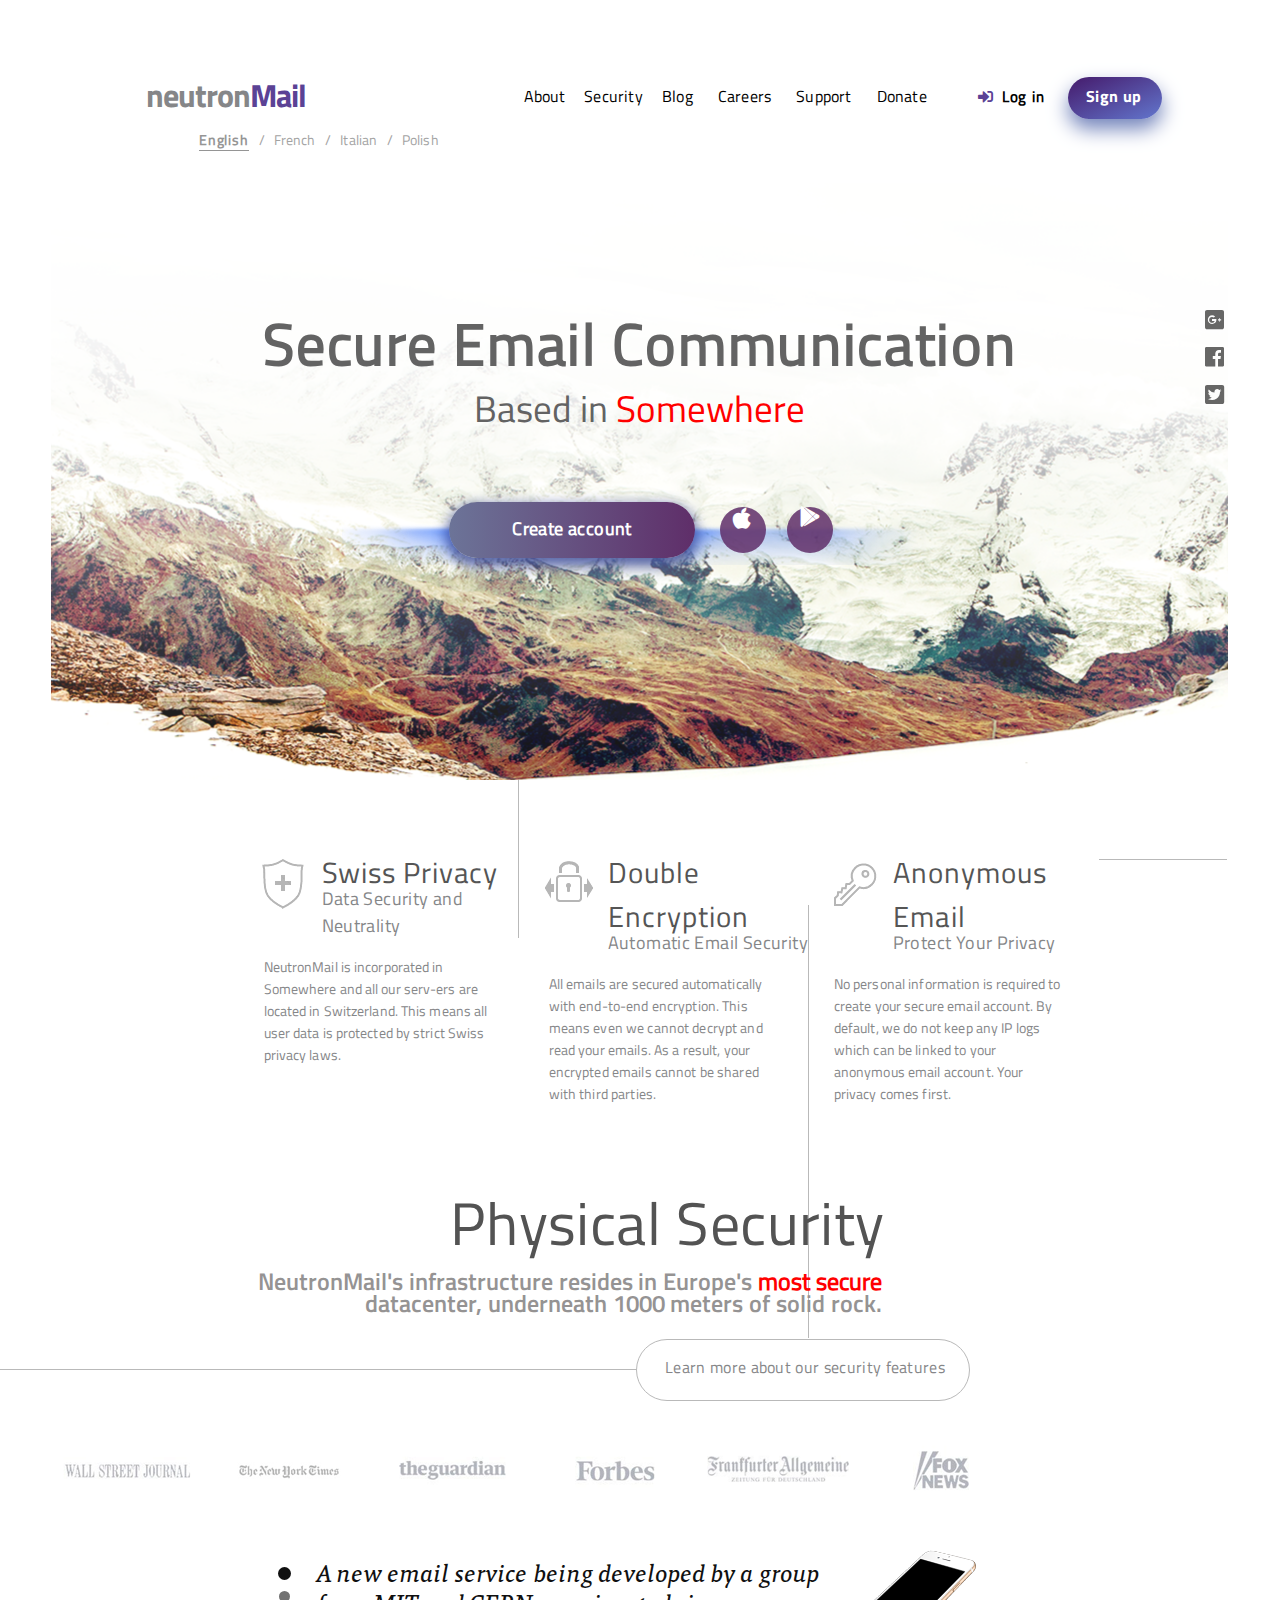
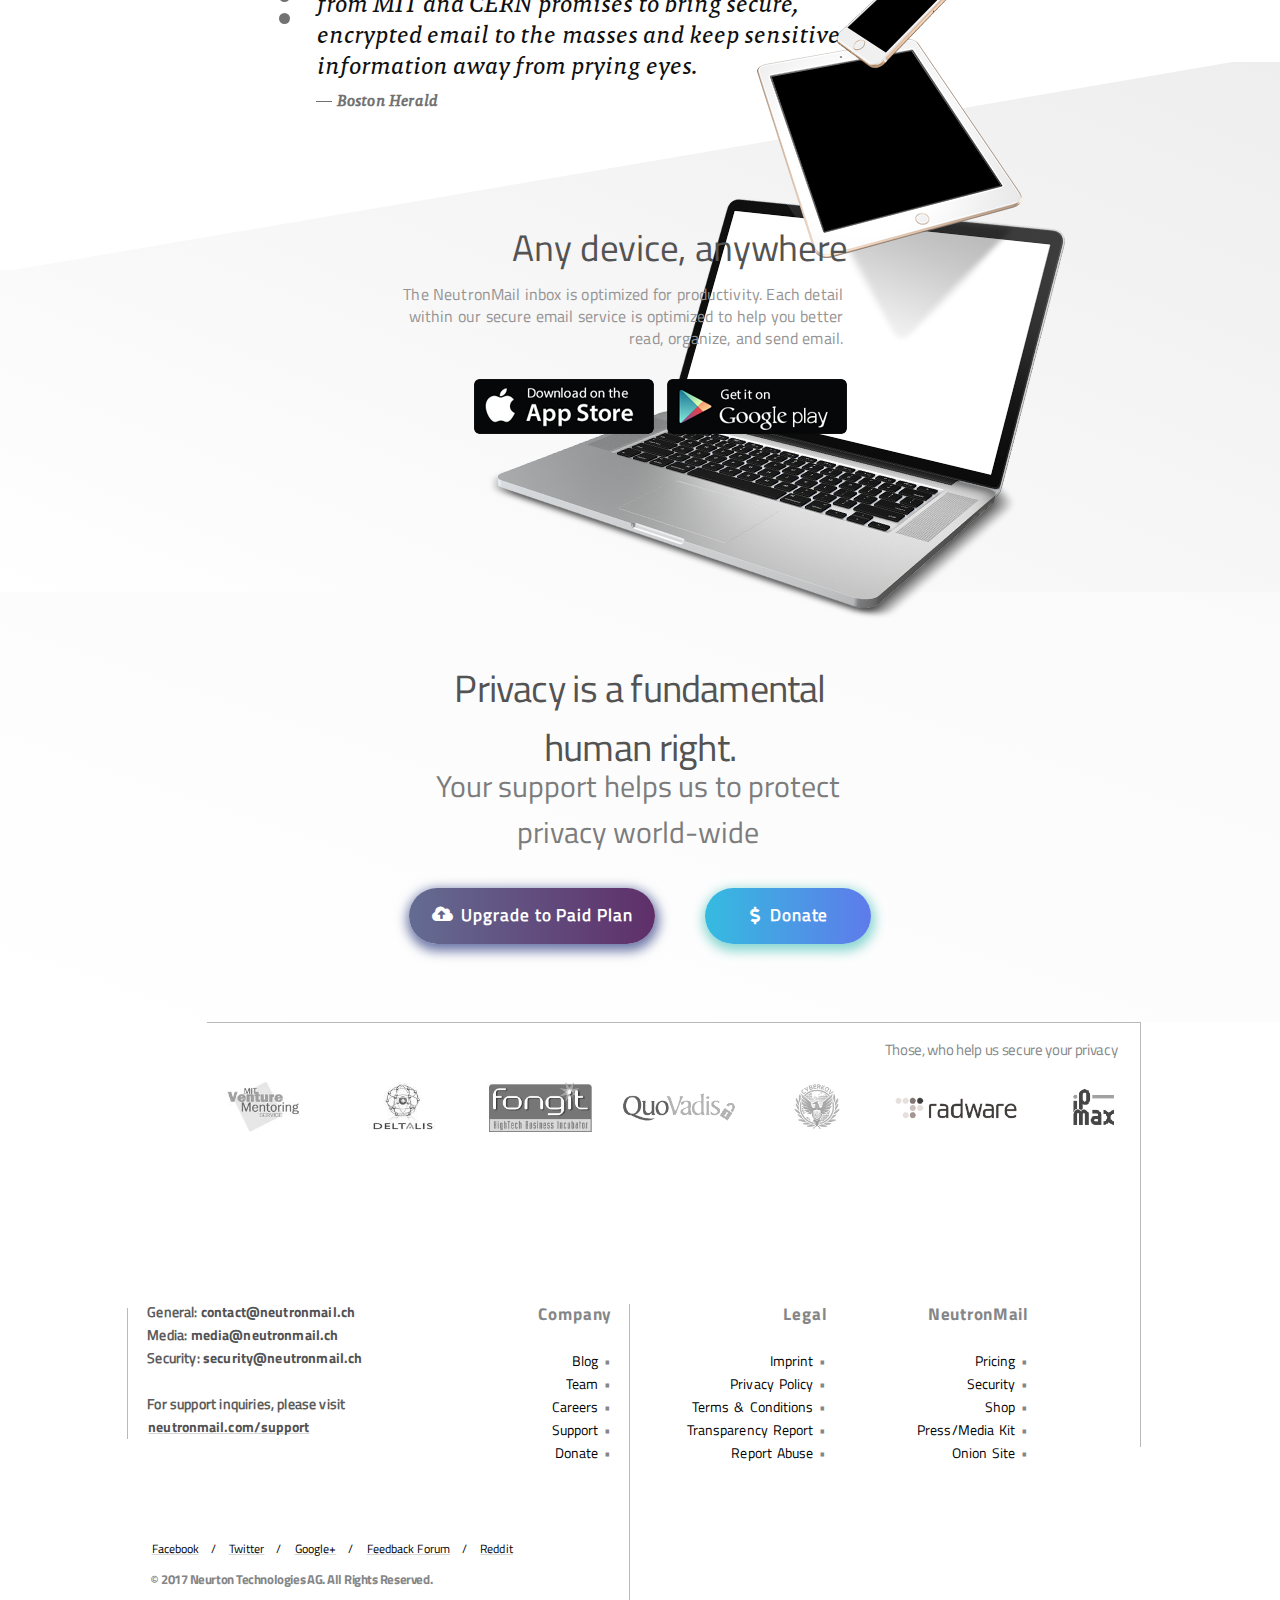
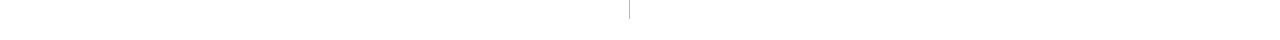
<file: index.html>
<!DOCTYPE html>

<head>
    <meta charset="utf-8">
    <meta http-equiv="X-UA-Compatible" content="IE=edge">
    <title>Neutron Mail</title>
    <meta name="viewport" content="width=device-width, initial-scale=1, maximum-scale=1">
    <link rel="stylesheet" href="style.css">
    <link rel="stylesheet" href="assets/css/all.css">
</head>


<body>
    <header class="header">

        <div class="header-nav">

            <h1>
                neutron<span class="color-word">Mail</span>
            </h1>

            <input type="checkbox" class="head-btn" id="nav-b">
            <label for="nav-b"><span class="btn-for-nav"></span></label>

            <nav class="nav-bar">
                <ul>
                    <li><a href="#about">About</a></li>
                    <li><a href="#security">Security</a></li>
                    <li><a href="#blog">Blog</a></li>
                    <li><a href="#careers">Careers</a></li>
                    <li><a href="#support">Support</a></li>
                    <li><a href="#donate">Donate</a></li>
                </ul>
            </nav>

            <input type="checkbox" class="head-btn" id="log-b">
            <label for="log-b"><span class="btn-for-log"></span></label>

            <div class="log-btns">
                <button class="log-in">
                    <i class="fas fa-sign-in-alt"></i>
                    <span>Log in</span>
                </button>
                <button class="sign-up">
                    <span>Sign up</span>
                </button>
            </div>

            <input type="checkbox" class="head-btn" id="lang-b">
            <label for="lang-b"><span class="btn-for-lang"></span></label>

            <div class="language-list">

                <input type="radio" name="language" id="language1" checked>
                <input type="radio" name="language" id="language2">
                <input type="radio" name="language" id="language3">
                <input type="radio" name="language" id="language4">

                <div class="language-controls">
                    <label for="language1">English</label>
                    <label for="language2">French</label>
                    <label for="language3">Italian</label>
                    <label for="language4">Polish</label>
                </div>

            </div>

        </div>

        <div class="header-content">
            <div class="header-topic line">
                <h2>Secure Email Communication</h2>
                <p>Based in <span>Somewhere</span></p>
                <div class="bg-for-btns">
                    <div class="topic-btns">
                        <button class="create">
                            <span>Create account</span>
                        </button>
                        <button class="app-store">
                            <i class="fab fa-apple"></i>
                        </button>
                        <button class="google">
                            <i class="fab fa-google-play"></i>
                        </button>
                    </div>
                </div>
            </div>
        </div>

    </header>
    <main class="main">

        <div class="advantages-block" id="about">
            <div class="privacy adv-column">
                <div class="advantages-head">
                    <span>
                        <img src="assets/security.png" alt="image">
                    </span>
                    <div class="adv-head-text">
                        <h3>Swiss Privacy</h3>
                        <p>
                            Data Security and Neutrality
                        </p>
                    </div>
                </div>
                <p>
                    NeutronMail is incorporated in Somewhere and all
                    our serv-ers are located in Switzerland.
                    This means all user data is
                    protected by strict Swiss privacy laws.
                </p>
            </div>
            <div class="encryption adv-column line">
                <div class="advantages-head">
                    <span>
                        <img src="assets/lock.png" alt="image">
                    </span>
                    <div class="adv-head-text">
                        <h3>Double Encryption</h3>
                        <p>
                            Automatic Email Security
                        </p>
                    </div>
                </div>
                <p>
                    All emails are secured automatically
                    with end-to-end encryption.
                    This means even we cannot decrypt and read
                    your emails. As a result, your encrypted emails cannot
                    be shared with third parties.
                </p>
            </div>
            <div class="anonym adv-column line">
                <div class="advantages-head">
                    <span>
                        <img src="assets/key.png" alt="image">
                    </span>
                    <div class="adv-head-text">
                        <h3>Anonymous Email</h3>
                        <p>
                            Protect Your Privacy
                        </p>
                    </div>
                </div>
                <p>
                    No personal information is required to create
                    your secure email account. By default,
                    we do not keep any IP logs which can be linked
                    to your anonymous email account.
                    Your privacy comes first.
                </p>
            </div>
        </div>

        <div class="physical-security" id="security">
            <h2>
                Physical Security
            </h2>
            <p>
                NeutronMail's infrastructure resides in
                Europe's <span>most secure</span>
                datacenter, underneath
                1000 meters of solid rock.
            </p>
        </div>

        <div class="learn-more line">
            <span>Learn more about our security features</span>
        </div>

        <div class="journal-list" id="careers">
            <div class="journals-container">
                <img src="assets/r1.png" alt="image description">
                <img src="assets/r2.png" alt="image description">
                <img src="assets/r3.png" alt="image description">
                <img src="assets/r4.png" alt="image description">
                <img src="assets/r5.png" alt="image description">
                <img src="assets/r6.png" alt="image description">
            </div>
        </div>

        <div class="reviews-block wrapper" id="blog">

            <input type="radio" name="point" id="slide1" checked>
            <input type="radio" name="point" id="slide2">
            <input type="radio" name="point" id="slide3">

            <div class="slider">
                <div class="slides slide1">
                    <p>
                        A new email service being developed
                        by a group from MIT and CERN
                        promises to bring secure,
                        encrypted email to the masses and
                        keep sensitive information away
                        from prying eyes.
                    </p>
                    <h4>Boston Herald</h4>
                </div>
                <div class="slides slide2">
                    <p>
                        Voda - eto jisn'!
                    </p>
                    <h4>Evgeniy Norrion</h4>
                </div>
                <div class="slides slide3">
                    <p>
                        Lorem ipsum dolor and etc...
                    </p>
                    <h4>Sasha Tichon</h4>
                </div>
            </div>

            <div class="controls">
                <label for="slide1"></label>
                <label for="slide2"></label>
                <label for="slide3"></label>
            </div>

        </div>

        <div class="device" id="support">

            <div class="device-content">
                <h2>
                    Any device, anywhere
                </h2>

                <p>
                    The NeutronMail inbox is optimized
                    for productivity. Each detail within our
                    secure email service is optimized to help
                    you better read, organize, and send email.
                </p>

                <div class="device-btns">
                    <button class="download-button app-store-load" onClick='location.href="#"'></button>
                    <button class="download-button google-load" onClick='location.href="#"'></button>
                </div>

            </div>

        </div>

        <div class="purchase-block" id="donate">
            <div class="purchase-content line">
                <div class="purchase-head">
                    <h2>Privacy is a fundamental human right.</h2>
                    <p>Your support helps us to protect privacy world-wide</p>
                </div>

                <div class="purchase-btns">
                    <button class="upgrade">
                        <i class="fas fa-cloud-upload-alt"></i>
                        <span>Upgrade to Paid Plan</span>
                    </button>
                    <button class="donate">
                        <i class="fas fa-dollar-sign"></i>
                        <span>Donate</span>
                    </button>
                </div>
            </div>
        </div>

        <div class="sponsors-list">
            <div class="sponsors-container line">
                <p class="spon-p">Those, who help us secure your privacy</p>
                <div class="sponsors-imagies">
                    <img src="assets/h1.png" alt="image description">
                    <img src="assets/h2.png" alt="image description">
                    <img src="assets/h3.png" alt="image description">
                    <img src="assets/h4.png" alt="image description">
                    <img src="assets/h5.png" alt="image description">
                    <img src="assets/h6.png" alt="image description">
                    <img src="assets/h7.png" alt="image description">
                </div>
            </div>
        </div>

    </main>
    <footer class="footer">
        <div class="footer-container">

            <div class="contacts line">
                <p>General: <a href="mailto:@neutronmail.ch">contact@neutronmail.ch</a></p>
                <p>Media: <a href="mailto:@neutronmail.ch">media@neutronmail.ch</a></p>
                <p>Security: <a href="mailto:@neutronmail.ch">security@neutronmail.ch</a></p>
                <p>For support inquiries, please visit<br><a
                        href="https://www.neutronmail.com/support">neutronmail.com/support</a></p>
            </div>

            <div class="footer-lists">

                <div class="about_company line">
                    <h4>Company</h4>
                    <ul>
                        <li><a href="">Blog</a></li>
                        <li><a href="">Team</a></li>
                        <li><a href="">Careers</a></li>
                        <li><a href="">Support</a></li>
                        <li><a href="">Donate</a></li>
                    </ul>
                </div>

                <div class="legal_list">
                    <h4>Legal</h4>
                    <ul>
                        <li><a href="#">Imprint</a></li>
                        <li><a href="#">Privacy Policy</a></li>
                        <li><a href="#">Terms & Conditions</a></li>
                        <li><a href="#">Transparency Report</a></li>
                        <li><a href="#">Report Abuse</a></li>
                    </ul>
                </div>

                <div class="neutron_mail">
                    <h4>NeutronMail</h4>
                    <ul>
                        <li><a href="#">Pricing</a></li>
                        <li><a href="#">Security</a></li>
                        <li><a href="#">Shop</a></li>
                        <li><a href="#">Press/Media Kit</a></li>
                        <li><a href="#">Onion Site</a></li>
                    </ul>
                </div>

            </div>


            <div class="social-bar">
                <a href="#">Facebook</a>
                <a href="#">Twitter</a>
                <a href="#">Google+</a>
                <a href="#">Feedback Forum</a>
                <a href="#">Reddit</a>
            </div>

            <div class="copyright">
                <i class="far fa-copyright"></i>
                <span>2017 Neurton Technologies AG. All Rights Reserved.</span>
            </div>

        </div>
    </footer>

    <aside class="aside-links">
        <a href="#"><i class="fab fa-google-plus-square"></i></a>
        <a href="#"><i class="fab fa-facebook"></i></a>
        <a href="#"><i class="fab fa-twitter-square"></i></a>
    </aside>
</body>

</html>
</file>
<file: style.css>
@font-face {
    font-family: 'TW-R';
    src: url(assets/fonts/TitilliumWeb-Regular.ttf)
}

@font-face {
    font-family: TW-B;
    font-style: normal;
    font-weight: 700;
    src: url(assets/fonts/TitilliumWeb-Bold.ttf);
}

@font-face {
    font-family: TW-Bl;
    src: url(assets/fonts/TitilliumWeb-Black.ttf);
}

@font-face {
    font-family: Malaga;
    src: url(assets/fonts/MalagaOT-RegItalic.otf)
}

@font-face {
    font-family: TW-SB;
    src: url(assets/fonts/TitilliumWeb-SemiBold.ttf)
}

* {
    padding: 0;
    margin: 0;
    font-family: TW-R;
}

a {
    text-decoration: none;
    color: black;
}

main a:hover, 
footer a:hover,
aside a:hover{
    transform: scale(1.05);
    color: tomato;
}

button {
    transition: 0.3s all ease;
}

button:hover {
    cursor: pointer;
    transform: translate(0px, -5px) scale(1.05);
    transition: 0.3s all ease;
    box-shadow: 0px 5px 15px 3px black;
}

body {
    color: #858688;
}

.head-btn{
    display: none;
}

.header {
    padding: 52px 52px 0 51px;
}

.header-nav {
    margin-top: 18.8px;
    display: grid;
    grid-template-columns: repeat(12, 1fr);
    grid-auto-rows: minmax(56px, auto);
    grid-template-areas: ". hd hd . nav nav nav nav nav btns btns btns"
        ". lang lang lang lang lang lang lang lang lang lang lang";

}

.header li {
    display: inline;
}

h1 {
    grid-area: hd;
    font-family: TW-B;
    font-weight: bold;
    letter-spacing: -1.0px;
    text-align: center;
    position: relative;
    left: -21px;
}

.color-word {
    font-family: TW-B;
    color: #5b4295;
}

.nav-bar {
    grid-area: nav;
    margin-top: 13px;
    transition: 0.2s all ease;
    text-align: right;
    position: relative;
    right: 7px;
}

.nav-bar ul li:not(:first-child) {
    margin-left: 3.1%;
    letter-spacing: 0.2px;
}

.nav-bar ul li:nth-child(n+4) {
    margin-left: 21px;
}

.nav-bar a:hover {
    position: relative;
    top: -1px;
    cursor: pointer;
    font-weight: 800;
    transition: 0.2s all ease;
    text-decoration: line-through;
}

.log-btns {
    grid-area: btns;
    align-self: center;
    padding-left: 15%;
    margin-top: -6px;
}

button {
    border: none;
    background: none;
    font-weight: bold;
}

.log-in {
    color: black;
}

.log-in span {
    margin-left: 6px;
    font-size: 15px;
    word-spacing: 1px;
    letter-spacing: 0.8px;
}

.log-in i {
    color: #5b4295;
    font-size: 15px;
}

.log-in:hover {
    cursor: pointer;
    color: black;
    text-shadow: 0px 1px 1px black;
    background: red;
    border-radius: 5px;
    box-shadow: 0px 3px 5px 10px red;
}

.log-in:hover i {
    color: white;
    cursor: pointer;
    font-size: 15px;
}

.sign-up {
    position: relative;
    top: 2px;
    margin-left: 19px;
    height: 42px;
    width: 94px;
    background-image: linear-gradient(to bottom right, #451a6b, #6276cd);
    border-radius: 10rem;
    box-shadow: 0 10px 20px 0px #7384bb;
}

.sign-up span {
    position: relative;
    top: -2px;
    left: -1px;
    font-family: TW-B;
    font-size: 16px;
    word-spacing: 0px;
    letter-spacing: 0.4px;
    color: white;
}

.sign-up:hover {
    cursor: pointer;
    background-image: none;
    border-radius: none;
    border: none;
    box-shadow: none;
}

.sign-up:hover span {
    color: white;
    text-shadow: 0px 1px 1px white;
    background: #451a6b;
    border: 1px #451a6b solid;
    border-radius: 5px;
    box-shadow: 0px 3px 5px 10px #451a6b;
}

.language-list {
    grid-area: lang;
    margin-left: 50px;
    margin-top: 2px;
    font-size: 14px;
    letter-spacing: 0.8px;
    color: #a3a3a3;
    transition: 0.2s all ease;
}

.language-list>input {
    display: none;
}

.language-controls :nth-child(n+2) {
    margin-left: 12px;
    letter-spacing: 0.1px;
}

.language-controls :nth-child(n+2)::before {
    content: " /  ";
    position: relative;
    right: 6px;
}

.language-controls :hover::before {
    color: #858688;
    font-weight: 400;
}

.language-controls label:hover,
#language1:checked~.language-controls label:nth-of-type(1),
#language2:checked~.language-controls label:nth-of-type(2),
#language3:checked~.language-controls label:nth-of-type(3),
#language4:checked~.language-controls label:nth-of-type(4) {
    cursor: pointer;
    font-weight: 800;
    color: #959595;
    border-bottom: 1px solid #959595;
    transform: translate(0px, 3px);
    transition: 0.2s all ease;
}

.language-controls label:hover::before,
#language1:checked~.language-controls label:nth-of-type(1)::before,
#language2:checked~.language-controls label:nth-of-type(2)::before,
#language3:checked~.language-controls label:nth-of-type(3)::before,
#language4:checked~.language-controls label:nth-of-type(4)::before {
    font-weight: 400;
    color: #a3a3a3;
}

.header-content {
    background: url(assets/header-bg-1.png) center no-repeat;
    height: 66.4vh;
    display: flex;
    justify-content: center;
}

.header-topic {
    display: flex;
    flex-direction: column;
    align-items: center;
    margin-top: 116px;
    margin-left: 1px;
    color: #636363;
}

.header-topic h2 {
    font-size: 3.65rem;
    word-spacing: 1px;
    letter-spacing: 1.7px;
}

.header-topic p {
    font-size: 2.3rem;
    position: relative;
    top: -8px;
}

.header-topic p span {
    color: red;
}

.bg-for-btns {
    background: url(assets/create-bg.png);
    background-position: -18px 29px;
    background-repeat: no-repeat;
    position: relative;
    left: 3px;
    top: 51px;
    display: flex;
    width: 602px;
    height: 70px;
}

.topic-btns {
    display: grid;
    grid-template: 1fr / 246px 46px 46px;
    grid-gap: 25px;
    color: white;
    margin: 0 auto;
}

.create {
    display: flex;
    align-items: center;
    justify-content: center;
    background: linear-gradient(to right, #6c7498, #5f2e69);
    border-radius: 10rem;
    text-align: center;
    box-shadow: 0 6px 13px 3px rgba(64, 79, 154, 0.84);
    height: 56px;
    width: 246px;
    position: relative;
    top: 7px;
}

.create span {
    position: relative;
    top: -1px;
    left: 0px;
    color: white;
    font-size: 18px;
    letter-spacing: 0.4px;
}

.app-store {
    display: flex;
    justify-content: center;
    align-self: center;
    width: 46px;
    height: 46px;
    background: rgba(95, 46, 105, 0.85);
    border-radius: 50%;
    color: white;
}

.app-store i {
    position: relative;
    top: 0px;
    left: -1px;
    font-size: 23px;
}

.google {
    display: flex;
    justify-content: center;
    align-self: center;
    position: relative;
    left: -4px;
    width: 46px;
    height: 46px;
    background: rgba(95, 46, 105, 0.85);
    border-radius: 50%;
    color: white;
}

.google i {
    position: relative;
    font-size: 20px;
}

.advantages-block {
    display: grid;
    grid-template-columns: repeat(12, 1fr);
    grid-template-areas: ". . pr pr pr enc enc enc anon anon anon .";
    margin: 5.3% 0vw;
    padding: 0 56px 0 53px;
}

.privacy {
    grid-area: pr;
    display: flex;
    flex-direction: column;
    padding-left: 1.2vw;
    padding-right: 1vw;
    position: relative;
}

.encryption {
    grid-area: enc;
    display: flex;
    flex-direction: column;
    padding-left: 0.6vw;
    padding-right: 1.8vw;
    position: relative;
}

.encryption::before {
    position: absolute;
    content: "";
    width: 1px;
    height: 210px;
    background: #b9b9b9;
    display: block;
    top: -120px;
    left: -1.8vw;
    z-index: -1;
}

.anonym {
    grid-area: anon;
    display: flex;
    flex-direction: column;
    margin-left: 0px;
    padding-right: 2.1vw;
    position: relative;
}

.advantages-head {
    display: grid;
    grid-template: 1fr / 40px 1fr;
}

.advantages-head span {
    position: relative;
    top: 11px;
    left: -2px;
}

.encryption span {
    left: -4px;
    top: 13px;
}

.anonym span {
    top: 15px;
    left: 0px;
}

.anonym::after {
    content: "";
    position: absolute;
    height: 1px;
    right: -34.3%;
    top: 11px;
    width: 10vw;
    background: #b9b9b9;
}

.adv-head-text {
    position: relative;
    left: 19px;
}

.privacy .adv-head-text {
    left: 18px;
}

.privacy .adv-head-text h3 {
    letter-spacing: 0.9px;
    word-spacing: 0px;
}

.anonym .adv-head-text {
    left: 19px;
}

.adv-head-text h3 {
    color: #555555;
    font-size: 1.8rem;
    margin-top: 2px;
    letter-spacing: 1px;
    word-spacing: -1px;
    font-weight: 400;
}

.anonym .adv-head-text h3 {
    word-spacing: 0px;
}

.adv-head-text>p {
    font-size: 1.1rem;
    margin-top: -9px;
    letter-spacing: 0.39px;
}

.adv-column>p {
    margin-top: 1.35vw;
    font-size: 14px;
    word-spacing: 1px;
    line-height: 22px;
    padding-right: 32px;
}

.privacy>p {
    word-spacing: 0;
    letter-spacing: 0.1px;
}

.encryption>p {
    word-spacing: 0px;
    padding-right: 33px;
    letter-spacing: 0.13px;
}

.anonym>p {
    word-spacing: 0px;
    letter-spacing: 0.13px;
}

.physical-security {
    padding: 0 40px 0 50px;
    max-width: 634px;
    margin: 0vw auto;
    text-align: right;
    position: relative;
    top: 0.4vh;
    right: 6.05%;
}

.physical-security h2 {
    color: #535353;
    font-size: 60px;
    font-weight: 100;
    letter-spacing: 0.4px;
    word-spacing: 2px;
}

.physical-security p {
    font-family: TW-SB;
    color: #959393;
    font-size: 24px;
    position: relative;
    right: 3px;
    word-spacing: 0.7px;
    top: 2px;
    line-height: 22px;
}

.physical-security p>span {
    color: red;
    font-weight: 600;
}

.learn-more {
    max-width: 332px;
    height: 60px;
    margin: 0 auto;
    position: relative;
    left: 12.7%;
    top: 31px;
    word-spacing: 0.1px;
    letter-spacing: 0.3px;
    border: 1px solid #b9b9b9;
    border-radius: 10rem;
}

.learn-more span {
    position: relative;
    top: 15px;
    left: 8.6%;
}

.learn-more::before {
    content: "";
    width: 974px;
    height: 1px;
    position: absolute;
    background: #b9b9b9;
    display: block;
    transform: rotate(90deg);
    transform: translate(-974px, 29px) rotate(0);
}

.learn-more::after {
    content: "";
    height: 433px;
    width: 1px;
    position: absolute;
    background: #b9b9b9;
    display: block;
    transform: translate(171px, -459px) rotate(0);
}

.journal-list {
    margin: 7.5vh 0 0 3.79vw;
    padding-bottom: 0.7vh;
    width: 49vw;
}

.journals-container {
    display: flex;
}

.wrapper {
    z-index: 3;
    height: 160px;
    position: relative;
    left: 21.7vw;
    top: 6.3vh;
    width: 570px;
}

.wrapper>input {
    display: none;
}

.wrapper .controls {
    display: grid;
    position: absolute;
    top: 0;
}

.wrapper label {
    background: #727272;
    cursor: pointer;
    height: 11px;
    width: 11px;
    position: relative;
    border-radius: 50%;
    transition: all ease 0, 5s;
}

.controls label:nth-of-type(2),
.controls label:nth-of-type(3) {
    margin-top: 11px;
    margin-left: 1px;
}

.wrapper label:hover,
#slide1:checked~.controls label:nth-of-type(1),
#slide2:checked~.controls label:nth-of-type(2),
#slide3:checked~.controls label:nth-of-type(3) {
    cursor: pointer;
    z-index: 1;
    background: #101010;
    height: 13px;
    width: 13px;
}

.slider {
    height: inherit;
    width: 533px;
    position: absolute;
    right: 1px;
}

.slides {
    height: inherit;
    position: absolute;
    width: inherit;
    opacity: 0;
    z-index: 0;
    transform: translate(0, 50%) scale(0.5);
    transition: transform ease-in-out .5s, opacity ease-in-out .5s;
    margin-top: -8px;
    margin-left: 3px;
}

#slide1:checked~.slider>.slide1,
#slide2:checked~.slider>.slide2,
#slide3:checked~.slider>.slide3 {
    opacity: 1;
    z-index: 1;
    transform: scale(1);
}

.slides>p {
    font-family: Malaga;
    color: #101010;
    font-size: 1.55rem;
    word-spacing: -0.77px;
    line-height: 3.4vh;
}

.slides>h4 {
    font-family: Malaga;
    color: #727272;
    position: relative;
    top: 10px;
    left: 20px;
    font-size: 16px;
    letter-spacing: 0.18px;
}

.slides>h4:before {
    content: "";
    display: block;
    position: relative;
    top: 10px;
    left: -21px;
    height: 1px;
    width: 16px;
    background: #727272;
}

.device {
    position: relative;
    display: flex;
    height: 530px;
    margin-top: -8px;
    background: linear-gradient(to bottom left, #eeeeee, #ffffff);
    justify-content: center;
    align-items: center;
}

.device-content {
    height: 230px;
    width: 450px;
    margin: 14px 34px 0 0;
    text-align: right;
    color: #535353;
    z-index: 2;
}

.device-content>h2 {
    font-size: 37px;
    font-weight: 200;
    word-spacing: 1px;
    letter-spacing: -0.32px;
}

.device-content>p {
    position: relative;
    top: 8px;
    right: 5px;
    color: #959393;
    letter-spacing: 0.1px;
    word-spacing: 0.4px;
    line-height: 22px;
}

.device-btns {
    position: relative;
    top: 38px;
    right: 1px;
    display: grid;
    grid-template: 1fr / 180px 180px;
    grid-gap: 13px;
    align-content: right;
    float: right;
}

.download-button {
    height: 55px;
    background: red;
    border-radius: 5px;
}

.app-store-load {
    background: url(assets/app-download.png);
}

.google-load {
    background: url(assets/play-download.png);
}

.device::before {
    content: "";
    position: absolute;
    top: -8px;
    display: block;
    box-sizing: border-box;
    width: 100%;
    height: 200px;
    border-top: 216px solid #fff;
    border-right: 99vw solid transparent;
    z-index: 0;
}

.device-content::after {
    content: "";
    background: url(assets/platforms.png);
    width: 578px;
    height: 670px;
    displaY: block;
    position: absolute;
    right: 16.7vw;
    top: -12.47vh;
    z-index: -1;
}

.purchase-block {
    padding-top: 7.16vh;
    padding-bottom: 8.76vh;
    background: linear-gradient(to bottom left, #fafafa, #ffffff);
}

.purchase-content:before {
    content: "";
    display: block;
    height: 1px;
    width: 72.86vw;
    position: relative;
    background: #b9b9b9;
    top: -62px;
    left: -8.5vw;
}

.purchase-content {
    max-width: 35vw;
    margin: 0 auto;
    text-align: center;
}

.purchase-head>h2 {
    color: #535353;
    font-size: 2.4rem;
    font-weight: 400;
    letter-spacing: -0.8px;
    word-spacing: 0.5px;
}

.purchase-head>p {
    color: #7c7c7c;
    font-size: 1.855rem;
    position: relative;
    top: -13px;
    left: -2px;
    word-spacing: -0.6px;
}

.purchase-btns {
    display: grid;
    grid-template: 1fr / 246px 166px;
    justify-content: center;
    grid-gap: 50px;
    margin-top: 20px;
}

.purchase-btns>button {
    height: 56px;
    border-radius: 10rem;
    padding-bottom: 2px;
    color: white;
}

.upgrade {
    width: 246px;
    background: linear-gradient(to right, #646c92, #5f2f6a);
    box-shadow: 1px 4px 12px 3px #6b76a6;
}

.upgrade span {
    font-size: 17.1px;
    position: relative;
    left: 2.9px;
    letter-spacing: 1.1px;
    word-spacing: -0.97px;
}

.upgrade i {
    position: relative;
    left: -2px;
    top: -1px;
    font-size: 1.04rem;
}

.donate {
    width: 166px;
    background: linear-gradient(to right, #35bbe0, #5e7bea);
    box-shadow: 1px 4px 12px 3px #88d6d1;
}

.donate span {
    font-size: 17.1px;
    position: relative;
    left: 4.7px;
    letter-spacing: 0.9px;
}

.donate i {
    position: relative;
    left: -2px;
    top: 1px;
    font-size: 1.1rem;
}

.sponsors-list {
    text-align: right;
    padding-bottom: 16vh;
    background: #ffffff;
}

.sponsors-container {
    width: 999px;
    margin: 0 auto;
    position: relative;
    margin-top: 1px;
}

.spon-p {
    font-size: 15px;
    position: relative;
    top: 15px;
    right: 22px;
    letter-spacing: -0.32px;
}

.sponsors-imagies {
    position: relative;
    top: 12px;
    left: 1px;
}

.sponsors-container::before {
    content: "";
    display: block;
    height: 1px;
    width: 72.9vw;
    background: #b9b9b9;
    position: absolute;
    right: -1px;
    top: -1px;
}

.sponsors-container::after {
    content: "";
    display: block;
    height: 47.1vh;
    width: 1px;
    background: #b9b9b9;
    position: absolute;
    right: -1px;
    top: 0;
}

.sponsors-imagies img:nth-of-type(1) {
    position: relative;
    right: -60px;
}

.sponsors-imagies img:nth-of-type(2) {
    position: relative;
    right: -58px;
}

.sponsors-imagies img:nth-of-type(3) {
    position: relative;
    right: -53px;
}

.sponsors-imagies img:nth-of-type(4) {
    position: relative;
    right: -50px;
}

.sponsors-imagies img:nth-of-type(5) {
    position: relative;
    right: -46px;
}

.sponsors-imagies img:nth-of-type(6) {
    position: relative;
    right: -43px;
}

.sponsors-imagies img:nth-of-type(7) {
    position: relative;
    right: -39px;
}

.footer-container {
    height: 332px;
    position: relative;
    padding-top: 20px;
    display: grid;
    grid-template-columns: repeat(7, 1fr) repeat(1, 600px) repeat(4, 1fr);
    grid-template-rows: 230px 25px 25px;
    grid-template-areas: ". . cont cont cont cont . lists . . . ."
        ". soc soc soc soc soc soc soc . . . ."
        ". copy copy copy copy copy copy . . . . .";
}

.footer-lists {
    display: flex;
}

.contacts {
    position: relative;
    top: -7px;
    left: 1.85vw;
    font-size: 14px;
    letter-spacing: 0.17px;
    color: #5c5c5c;
    font-weight: 600;
    grid-area: cont;
}

.contacts::before {
    content: "";
    display: block;
    position: absolute;
    left: -20px;
    top: 7px;
    height: 131px;
    width: 1px;
    background: #b9b9b9;
}

.contacts>p:nth-child(2) {
    position: relative;
    top: 2px;
}

.contacts>p:nth-child(3) {
    position: relative;
    top: 4px;
}

.contacts>p:nth-child(4) {
    position: relative;
    top: 29px;
}

.contacts a {
    letter-spacing: 0.15px;
    font-family: TW-B;
    color: #535353;
}

.contacts>p:nth-child(4) a {
    position: relative;
    top: 2px;
    left: 1px;
    font-size: 14px;
    letter-spacing: 0.1px;
    color: #535353;
    text-decoration: underline;
    text-decoration-color: #d6d6d6;
}

.footer-lists {
    text-align: right;
    grid-area: lists;
    display: grid;
    grid-template-columns: repeat(12, 1fr);
    grid-template-areas: "abt abt abt abt abt leg leg leg leg nm nm nm";

}

.about_company {
    grid-area: abt;
    position: relative;
    top: -7px;
    right: 5.5vw;
}

.legal_list {
    grid-area: leg;
    position: relative;
    top: -7px;
    right: 55px;
}

.neutron_mail {
    grid-area: nm;
    position: relative;
    top: -7px;
    right: 3px;
}

.footer-lists>.column:nth-child(1) {
    align-items: center;
    position: relative;
    top: -7px;
    right: 16px;
}

.footer-lists ul {
    list-style-type: none;
    text-align: right;
    font-size: 14px;
    letter-spacing: -0.1px;
    line-height: 23px;
    word-spacing: 4px;
    position: relative;
    top: 22px;
    right: 1px;
}

.about_company::after {
    content: "";
    display: block;
    height: 315px;
    width: 1px;
    position: absolute;
    background: #b9b9b9;
    right: -1.35vw;
    top: 3px;
}

.footer-lists li::after {
    content: " •";
}

.footer-lists h4 {
    letter-spacing: 0.9px;
    font-family: TW-B;
    font-size: 17px;
}

.footer-lists>.column:nth-child(2) {
    align-items: flex-end;
    position: relative;
    top: -6px;
    right: 0px;
}

.legal_list ul {
    top: 22px;
    right: 2px;
    letter-spacing: 0.1px;
    word-spacing: 2px;
}

.footer-lists>.column:nth-child(3) {
    align-items: flex-end;
    position: relative;
    top: -7px;
    right: 25px;
}

.neutron_mail h4 {
    position: relative;
    right: 1px;
    letter-spacing: 0.7px;
}

.neutron_mail ul {
    letter-spacing: 0.1px;
    word-spacing: 2px;
    top: 22px;
    right: 2px;
}

.social-bar {
    grid-area: soc;
    position: relative;
    left: 7.01vw;
    font-size: 12px;
    top: 1px;
}

.social-bar a {
    text-decoration: underline;
    text-decoration-color: #d6d6d6;
}

.social-bar :nth-child(n+2) {
    margin-left: 19px;
    letter-spacing: 0.1px;
}

.social-bar :nth-child(n+2)::before {
    content: " / ";
    position: relative;
    right: 10px;
    text-decoration: underline;
    text-decoration-color: white;
}

.copyright {
    grid-area: copy;
    position: relative;
    font-size: 13px;
    left: 6.98vw;
    top: 6px;
}

.copyright i {
    font-size: 7px;
    position: relative;
    top: -2px;
}

.copyright span {
    font-family: TW-B;
    letter-spacing: -0.4px;
    word-spacing: -0.5px;
}

.aside-links {
    z-index: 100;
    position: fixed;
    top: 33.7%;
    right: 4.4vw;
    flex-direction: column;
    display: flex;
    font-size: 22px;
}

.aside-links a {
    color: #676766;
}

.aside-links a:nth-of-type(2) {
    margin-top: 3px;
}

.aside-links a:nth-of-type(3) {
    margin-top: 4px;
}

.line::before,
.line::after {
    z-index: -1;
}

.sponsors-list .line::after {
    z-index: 1;
}


@media(max-width: 1080px) {

    .header-topic h2{
        font-size: 2.65rem;
    }

    .header-nav{
        grid-template-areas: ". hd hd . nav nav nav nav nav btns btns btns"
        "lang lang lang lang lang lang lang lang lang lang lang lang";
    }

    .log-btns{
        margin-top: 0;
    }

    .sign-up{
        margin-left: 0;
    }

    .advantages-block{
        grid-template-areas: "pr pr pr pr enc enc enc enc anon anon anon anon";
        text-align: center;
    }

    .advantages-head{
        grid-template: 50px 105px / 1fr;
        justify-items: center;
    }

    .privacy, .anonym, .encryption,
    .privacy p, .anonym p, .encryption p{
        padding: 0 !important;
    }

    .adv-head-text, 
    .privacy .adv-head-text,
    .anonym .adv-head-text{
        left: 0;
    }

    .advantages-head span{
        top: 0;
        left: 0;
    }

    .learn-more {
        left: 0;
    }

    .line::after,
    .line::before {
        display: none;
    }

    .physical-security{
        right: 0;
        text-align: center;
    }

    .journal-list{
        margin: 7.5vh auto 3.79vw;
        width: inherit;
    }

    .journals-container {
        display: grid;
        grid-template: 1fr 1fr / repeat(3, 1fr);
        justify-items: center;
    }

    .device{
        margin-top: 75px;
    }

    .device-content::after{
        right: 0vw;
    }
    
    .spon-p{
        text-align: center;
        font-size: 18px;
        font-family: TW-B;
    }

    .sponsors-container {
        width: inherit;
    }

    .sponsors-imagies{
        display: grid;
        grid-template: repeat(3, 1fr) / repeat(3, 1fr);
        justify-items: center;
    }

    .sponsors-imagies img:nth-of-type(n){
        position: relative;
        top: 0;
        left: 0;
        right: 0;
    }

    .sponsors-imagies img:nth-of-type(7){
        grid-column: 2;
    }

    .footer-lists{
        grid-template-columns: repeat(3, 1fr);
        grid-template-areas: "abt leg nm";
        grid-gap: 20px;
    }

    .about_company, .legal_list, .neutron_mail{
        left: 0;
        right: 0;
    }

    .footer-container{
        grid-template-columns: repeat(3, 1fr);
        grid-template-areas: "cont  lists lists"
        "soc soc soc"
        "copy copy copy";
        justify-items: center;
    }

    .social-bar, .copyright{
        left: 0;
    }
}

@media(max-width: 762px){

    .header-nav{
        grid-template-areas:"hd hd hd" "btns btns btns" "lang lang lang";
        grid-template-columns: repeat(3, 1fr);
        justify-items: center;
    }

    .nav-bar{
        display: none;
    }

    .btn-for-nav{
        display: none;
        width: 50px;
        height: 50px;
        background: black;
    }

    .language-list{
        margin: 0;
    }

    .header-nav *{
        left: 0;
        right: 0;
        top: 0;
        padding: 0;
    }

    .header-topic{
        text-align: center;
    }

    .header-topic h2{
        font-size: 1.5rem;
    }

    .header-topic p{
        font-size: 1.2rem;
    }

    .bg-for-btns{
        background: none;
        width: inherit;
        top: 15px;
    }

    .topic-btns{
        grid-template: 1fr 1fr / 1fr 1fr;
        justify-items: center;
    }

    .advantages-block{
        grid-template-columns: 1fr;
        grid-template-areas: "pr" "enc" "anon";
        grid-gap: 30px;
    }

    .advantages-head{
        grid-template: 50px 65px / 1fr;
    }

    .create{
        grid-column: 1/3;
        top: 0;
        width: 40vw;
    }

    .create span{
        font-size: 16px;
    }

    .wrapper{
        left: 15px;
        width: 90%;
    }

    .slider{
        width: 96%;
    }

    .slides > p{
        font-size: 1.1rem;
    }
    
    .device{
        margin-top: 0;
    }

    .device-content::after{
        display: none;
    }

    .purchase-content{
        max-width: none;
    }

    .purchase-btns{
        grid-template: 1fr 1fr / 1fr;
        justify-items: center;
    }

    .journals-container{
        grid-template: repeat(6, 1fr) / 1fr;
    }

    .sponsors-list{
        padding-bottom: 0;
    }

    .sponsors-imagies{
        grid-template: repeat(8, 1fr) / 1fr;
    }

    .sponsors-imagies img:nth-of-type(7){
        grid-column: 1;
    }

    .footer-container{
        padding: 0;
        height: inherit;
        grid-template-rows: 145px 160px 25px 25px;
        grid-template-columns: 1fr;
        grid-template-areas: "cont"
        "lists"
        "soc"
        "copy";
    }

    .contacts{
        top: 0;
        left: 0;
        text-align: center;
    }

    .footer-lists{
        margin-top: 10px;
        grid-template-columns: 130px 140px 130px;
        grid-template-areas: "abt leg nm";
        grid-gap: 10px;
        text-align: center;
    }

    .footer-lists ul{
        top: 0;
        right: 0;
        line-height: inherit;
        text-align: center;
    }

    .footer-lists li::after{
        display: none;
    }
}

@media(max-width: 420px){
    .advantages-head{
        grid-template: 50px 110px / 1fr;
    }

    .footer-container{
        grid-template-rows: 145px 1fr 50px 50px;
    }

    .slider{
        width: 90%;
    }

    .footer-lists{
        grid-template-columns: 1fr 1fr;
        grid-template-areas: "abt leg nm";
        grid-gap: 0px;
        text-align: center;
    }

    .footer-lists ul{
        text-align: center;
    }

    .footer-lists li::after{
        display: none;
    }

    .device-content{
        width: inherit;
        text-align: center;
        margin: 0;
    }

    .device-btns{
        grid-template: 1fr 1fr / 180px;
        float: none;
        justify-content: center;
    }

    .app-store-load, .google-load{
        background-repeat: no-repeat;
    }
    
    .spon-p {
    right: 0;
    }
}
</file>
